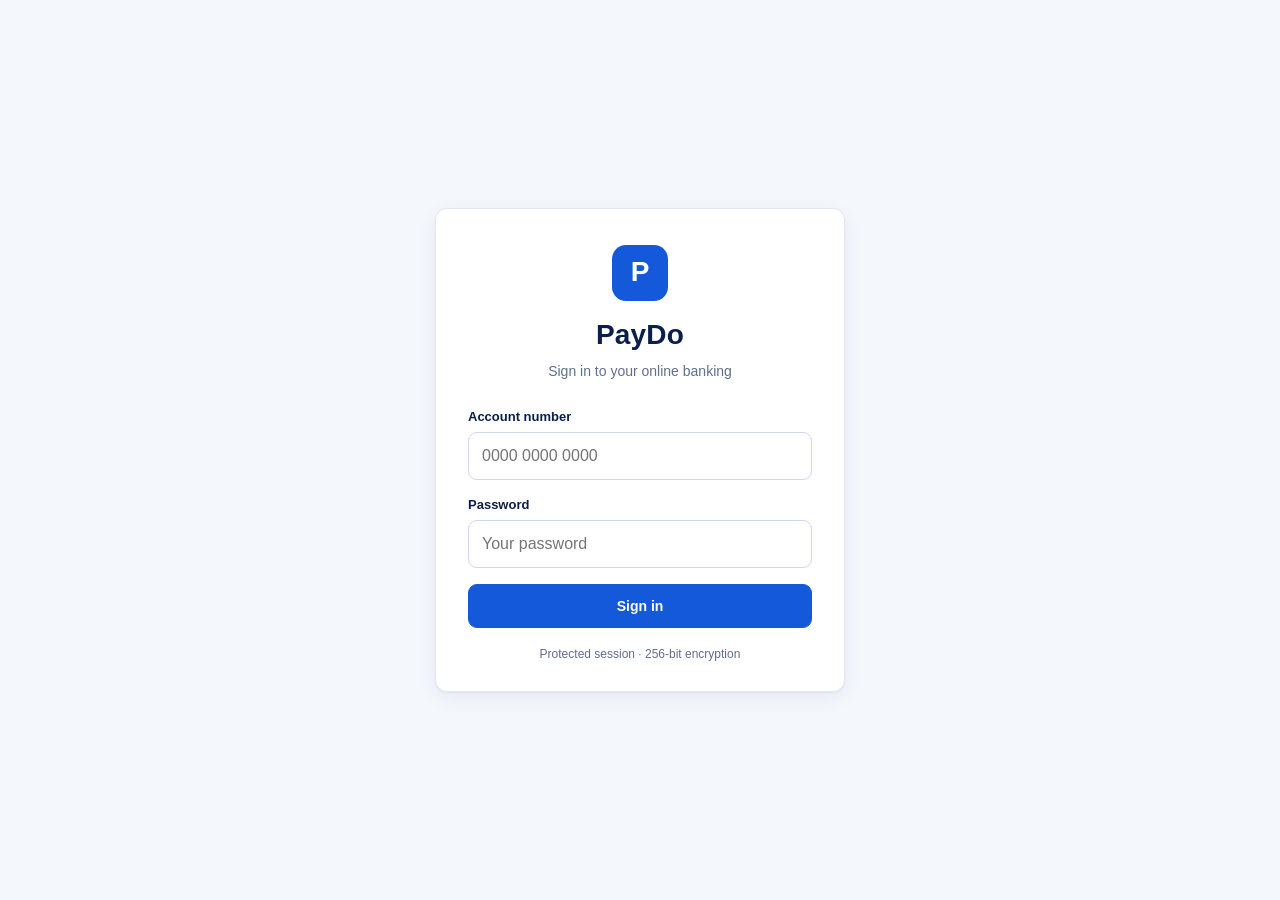
<file: index.html>
<!DOCTYPE html>
<html lang="en">
<head>
  <meta charset="UTF-8" />
  <meta name="viewport" content="width=device-width, initial-scale=1.0" />
  <title>Online Banking</title>
  <link rel="stylesheet" href="css/style.css" />
  <link rel="icon" href="data:," />
</head>
<body class="login-page" data-title="Sign in">
  <div class="login-wrap">
    <main class="card login-card">
      <div class="brand-mark large" data-brand-mark>B</div>
      <span class="brand-name" data-brand>Bank</span>
      <p class="tagline">Sign in to your online banking</p>

      <form id="loginForm" class="form" novalidate>
        <div id="loginError" class="alert error" role="alert" hidden></div>

        <div class="field">
          <label for="account">Account number</label>
          <input type="text" id="account" inputmode="numeric" autocomplete="username" placeholder="0000 0000 0000" required />
        </div>

        <div class="field">
          <label for="password">Password</label>
          <input type="password" id="password" autocomplete="current-password" placeholder="Your password" required />
        </div>

        <button type="submit" id="loginBtn" class="btn btn-block">Sign in</button>
      </form>

      <p class="login-note">Protected session · 256-bit encryption</p>
    </main>
  </div>

  <script src="js/config.js"></script>
  <script src="js/store.js"></script>
  <script src="js/api.js"></script>
  <script src="js/auth.js"></script>
</body>
</html>
</file>
<file: css/style.css>
/* Classic white & blue banking theme. No external fonts or assets. */
:root {
  --primary: #1459d9;
  --primary-dark: #0d3fa6;
  --primary-soft: #eaf1ff;
  --navy: #0b1f4a;
  --ink: #14213d;
  --muted: #5f6f8c;
  --line: #e1e8f4;
  --bg: #f4f7fc;
  --white: #ffffff;
  --ok: #13795b;
  --ok-soft: #e5f6ef;
  --danger: #c42b3a;
  --danger-soft: #fdecee;
  --warn: #8a5a00;
  --warn-soft: #fff4dc;
  --radius: 12px;
  --shadow: 0 1px 2px rgba(11, 31, 74, 0.06), 0 6px 20px rgba(11, 31, 74, 0.06);
}

* { margin: 0; padding: 0; box-sizing: border-box; }

body {
  font-family: -apple-system, BlinkMacSystemFont, "Segoe UI", Roboto, "Helvetica Neue", Arial, sans-serif;
  background: var(--bg);
  color: var(--ink);
  min-height: 100vh;
  line-height: 1.45;
  -webkit-font-smoothing: antialiased;
}

a { color: var(--primary); }
:focus-visible { outline: 3px solid rgba(20, 89, 217, 0.35); outline-offset: 2px; }

/* ---------- brand ---------- */
.brand { display: flex; align-items: center; gap: 10px; }
.brand-mark {
  width: 36px; height: 36px;
  border-radius: 9px;
  background: var(--primary);
  color: var(--white);
  display: grid; place-items: center;
  font-weight: 700; font-size: 18px;
}
.brand-mark.large { width: 56px; height: 56px; border-radius: 14px; font-size: 28px; margin: 0 auto 14px; }
.brand-name { font-weight: 700; font-size: 20px; color: var(--navy); letter-spacing: 0.2px; }

/* ---------- topbar ---------- */
.topbar {
  display: flex; justify-content: space-between; align-items: center;
  padding: 12px 28px;
  background: var(--white);
  border-bottom: 1px solid var(--line);
  position: sticky; top: 0; z-index: 20;
}
.topbar-right { display: flex; align-items: center; gap: 14px; }
.user-chip {
  width: 36px; height: 36px; border-radius: 50%;
  background: var(--primary-soft); color: var(--primary-dark);
  display: grid; place-items: center; font-weight: 700; font-size: 13px;
}
.user-name { font-size: 14px; color: var(--muted); }

/* ---------- layout ---------- */
.container { max-width: 960px; margin: 0 auto; padding: 28px 20px 60px; display: grid; gap: 18px; }
.container.narrow { max-width: 560px; }
.container.wide { max-width: 1120px; }

.card {
  background: var(--white);
  border: 1px solid var(--line);
  border-radius: var(--radius);
  box-shadow: var(--shadow);
  padding: 22px;
}
.grid-gap { display: grid; gap: 18px; }
.page-title { font-size: 26px; color: var(--navy); font-weight: 700; }
.page-sub { color: var(--muted); font-size: 14px; margin-top: 4px; }
.section-header { display: flex; justify-content: space-between; align-items: center; margin-bottom: 12px; gap: 12px; }
.section-header h2, .section-header h3 { font-size: 17px; color: var(--navy); }
.label { font-size: 12px; text-transform: uppercase; letter-spacing: 0.8px; color: var(--muted); font-weight: 600; }
.muted { color: var(--muted); }
.mono { font-family: ui-monospace, SFMono-Regular, Menlo, Consolas, monospace; font-size: 13px; }

/* ---------- buttons ---------- */
.btn {
  display: inline-flex; align-items: center; justify-content: center; gap: 6px;
  background: var(--primary); color: var(--white);
  border: 1px solid var(--primary);
  border-radius: 9px;
  padding: 11px 20px;
  font: inherit; font-weight: 600; font-size: 14px;
  cursor: pointer; text-decoration: none;
  transition: background 0.15s, border-color 0.15s, box-shadow 0.15s;
}
.btn:hover { background: var(--primary-dark); border-color: var(--primary-dark); }
.btn:disabled { opacity: 0.6; cursor: not-allowed; }
.btn-secondary { background: var(--white); color: var(--primary-dark); border-color: var(--line); }
.btn-secondary:hover { background: var(--primary-soft); border-color: #c9d9f8; }
.btn-danger { background: var(--white); color: var(--danger); border-color: #f0c5ca; }
.btn-danger:hover { background: var(--danger-soft); border-color: #e8a9b0; }
.btn-sm { padding: 6px 12px; font-size: 13px; border-radius: 8px; }
.btn-block { width: 100%; }

/* ---------- forms ---------- */
.form { display: grid; gap: 16px; }
.field { display: grid; gap: 6px; }
.field label { font-size: 13px; font-weight: 600; color: var(--navy); }
.field .hint { font-size: 12px; color: var(--muted); }
input, select, textarea {
  font: inherit; color: var(--ink);
  background: var(--white);
  border: 1px solid #cdd8ec;
  border-radius: 9px;
  padding: 11px 13px;
  width: 100%;
  transition: border-color 0.15s, box-shadow 0.15s;
}
textarea { resize: vertical; min-height: 78px; }
input:focus, select:focus, textarea:focus {
  outline: none; border-color: var(--primary); box-shadow: 0 0 0 3px rgba(20, 89, 217, 0.15);
}
.amount-wrap { position: relative; }
.amount-wrap .currency { position: absolute; left: 13px; top: 50%; transform: translateY(-50%); color: var(--muted); font-weight: 600; }
.amount-wrap input { padding-left: 30px; font-size: 18px; }
.row { display: grid; grid-template-columns: 1fr 1fr; gap: 14px; }

.alert { border-radius: 9px; padding: 11px 14px; font-size: 14px; }
.alert.error { background: var(--danger-soft); color: var(--danger); border: 1px solid #f4c9ce; }
.alert.ok { background: var(--ok-soft); color: var(--ok); border: 1px solid #bfe6d8; }
.alert.info { background: var(--primary-soft); color: var(--primary-dark); border: 1px solid #cfdffb; }
.alert.warn { background: var(--warn-soft); color: var(--warn); border: 1px solid #f1dca6; }
[hidden] { display: none !important; }

/* ---------- login ---------- */
.login-page { display: flex; flex-direction: column; }
.login-wrap { flex: 1; display: grid; place-items: center; padding: 24px 16px; }
.login-card { width: 100%; max-width: 410px; text-align: center; padding: 36px 32px 28px; }
.login-card .brand-name { display: block; font-size: 28px; }
.login-card .tagline { color: var(--muted); font-size: 14px; margin: 6px 0 26px; }
.login-card form { text-align: left; }
.login-note { margin-top: 18px; font-size: 12px; color: var(--muted); text-align: center; }

/* ---------- dashboard ---------- */
.owner-card { display: flex; justify-content: space-between; align-items: center; gap: 16px; }
.owner-name { font-size: 22px; color: var(--navy); margin: 4px 0; }
.owner-account { color: var(--muted); font-size: 14px; }
.owner-avatar {
  width: 56px; height: 56px; border-radius: 50%;
  background: var(--primary-soft); color: var(--primary-dark);
  display: grid; place-items: center; font-weight: 700; font-size: 18px; flex-shrink: 0;
}

.balance-card {
  background: linear-gradient(135deg, var(--primary) 0%, var(--primary-dark) 100%);
  color: var(--white);
  border: none;
}
.balance-card .label { color: #cddcfb; }
.balance-amount { font-size: 42px; font-weight: 700; margin: 6px 0 18px; letter-spacing: -0.5px; }
.stats { display: grid; grid-template-columns: repeat(3, 1fr); gap: 16px; padding-top: 16px; border-top: 1px solid rgba(255, 255, 255, 0.22); }
.stats .value { font-size: 16px; font-weight: 600; margin-top: 2px; }

.actions { display: flex; gap: 12px; flex-wrap: wrap; }

.tx-list { display: flex; flex-direction: column; }
.tx { display: flex; align-items: center; gap: 14px; padding: 14px 0; border-bottom: 1px solid var(--line); }
.tx:last-child { border-bottom: none; }
.tx-icon {
  width: 38px; height: 38px; border-radius: 50%;
  display: grid; place-items: center; font-size: 17px; flex-shrink: 0;
}
.tx-icon.out { background: var(--primary-soft); color: var(--primary-dark); }
.tx-icon.in { background: var(--ok-soft); color: var(--ok); }
.tx-info { flex: 1; min-width: 0; }
.tx-title { font-size: 15px; font-weight: 600; }
.tx-sub { font-size: 13px; color: var(--muted); overflow-wrap: anywhere; }
.tx-amount { font-weight: 700; font-size: 16px; white-space: nowrap; }
.tx-amount.in { color: var(--ok); }
.tx-amount.out { color: var(--ink); }
.tx.reversed .tx-title, .tx.reversed .tx-amount { text-decoration: line-through; color: var(--muted); }
.empty { color: var(--muted); text-align: center; padding: 26px 0; font-size: 14px; }

/* ---------- transfer ---------- */
.limits-note { font-size: 13px; color: var(--muted); background: var(--bg); border-radius: 9px; padding: 10px 14px; }

/* ---------- dialogs ---------- */
dialog {
  border: none; border-radius: 16px; padding: 0;
  width: min(560px, calc(100vw - 32px));
  max-height: calc(100vh - 40px);
  overflow: auto;
  box-shadow: 0 20px 60px rgba(11, 31, 74, 0.25);
}
dialog.wide { width: min(860px, calc(100vw - 32px)); }
dialog::backdrop { background: rgba(11, 31, 74, 0.45); }
.dlg-body { padding: 24px 24px 12px; display: grid; gap: 12px; }
.dlg-body h2 { font-size: 19px; color: var(--navy); }
.dlg-foot { display: flex; justify-content: flex-end; gap: 10px; padding: 12px 24px 20px; }
.dlg-foot.center { justify-content: center; }
.result-body { text-align: center; padding-top: 30px; }
.result-icon {
  width: 64px; height: 64px; margin: 0 auto 16px; border-radius: 50%;
  display: grid; place-items: center; font-size: 30px; font-weight: 700;
}
.result-icon.ok { background: var(--ok-soft); color: var(--ok); }
.result-icon.error { background: var(--danger-soft); color: var(--danger); }
#resultText { color: var(--muted); font-size: 14px; }

/* ---------- admin ---------- */
.tabs { display: flex; gap: 4px; border-bottom: 1px solid var(--line); flex-wrap: wrap; }
.tab {
  background: none; border: none; font: inherit; font-weight: 600; color: var(--muted);
  padding: 12px 16px; cursor: pointer; border-bottom: 3px solid transparent; margin-bottom: -1px;
}
.tab:hover { color: var(--primary-dark); }
.tab[aria-selected="true"] { color: var(--primary-dark); border-bottom-color: var(--primary); }

.table-wrap { overflow-x: auto; }
table { width: 100%; border-collapse: collapse; font-size: 14px; }
th { text-align: left; font-size: 12px; text-transform: uppercase; letter-spacing: 0.6px; color: var(--muted); padding: 10px 12px; border-bottom: 1px solid var(--line); white-space: nowrap; }
td { padding: 12px; border-bottom: 1px solid var(--line); vertical-align: middle; }
tr:last-child td { border-bottom: none; }
td.num, th.num { text-align: right; white-space: nowrap; }
.row-actions { display: flex; gap: 6px; flex-wrap: wrap; }
.badge { display: inline-block; font-size: 12px; font-weight: 600; padding: 3px 9px; border-radius: 20px; }
.badge.active { background: var(--ok-soft); color: var(--ok); }
.badge.blocked { background: var(--danger-soft); color: var(--danger); }
.badge.neutral { background: var(--primary-soft); color: var(--primary-dark); }

.msg-card { display: grid; gap: 10px; padding: 16px 0; border-bottom: 1px solid var(--line); }
.msg-card:last-child { border-bottom: none; }
.chips { display: flex; gap: 6px; flex-wrap: wrap; }
.chip { background: var(--primary-soft); color: var(--primary-dark); border-radius: 6px; padding: 2px 8px; font-size: 12px; font-family: ui-monospace, Menlo, Consolas, monospace; }
.msg-actions { display: flex; gap: 8px; }

.secret-box {
  background: var(--warn-soft); border: 1px solid #f1dca6; border-radius: 10px; padding: 14px 16px;
  display: grid; gap: 4px; font-size: 14px;
}
.secret-box .mono { font-size: 15px; font-weight: 700; color: var(--ink); user-select: all; }

.toast {
  position: fixed; left: 50%; bottom: 24px; transform: translateX(-50%);
  background: var(--navy); color: var(--white);
  padding: 11px 20px; border-radius: 10px; font-size: 14px; z-index: 200;
  box-shadow: 0 10px 30px rgba(11, 31, 74, 0.3);
}
.toast.error { background: var(--danger); }

/* ---------- responsive ---------- */
@media (max-width: 640px) {
  .topbar { padding: 10px 16px; }
  .user-name { display: none; }
  .container { padding: 18px 14px 40px; }
  .balance-amount { font-size: 32px; }
  .stats { grid-template-columns: 1fr; gap: 10px; }
  .row { grid-template-columns: 1fr; }
  .owner-card { align-items: flex-start; }
  .card { padding: 18px; }
  .login-card { padding: 28px 20px 22px; }
}
</file>
